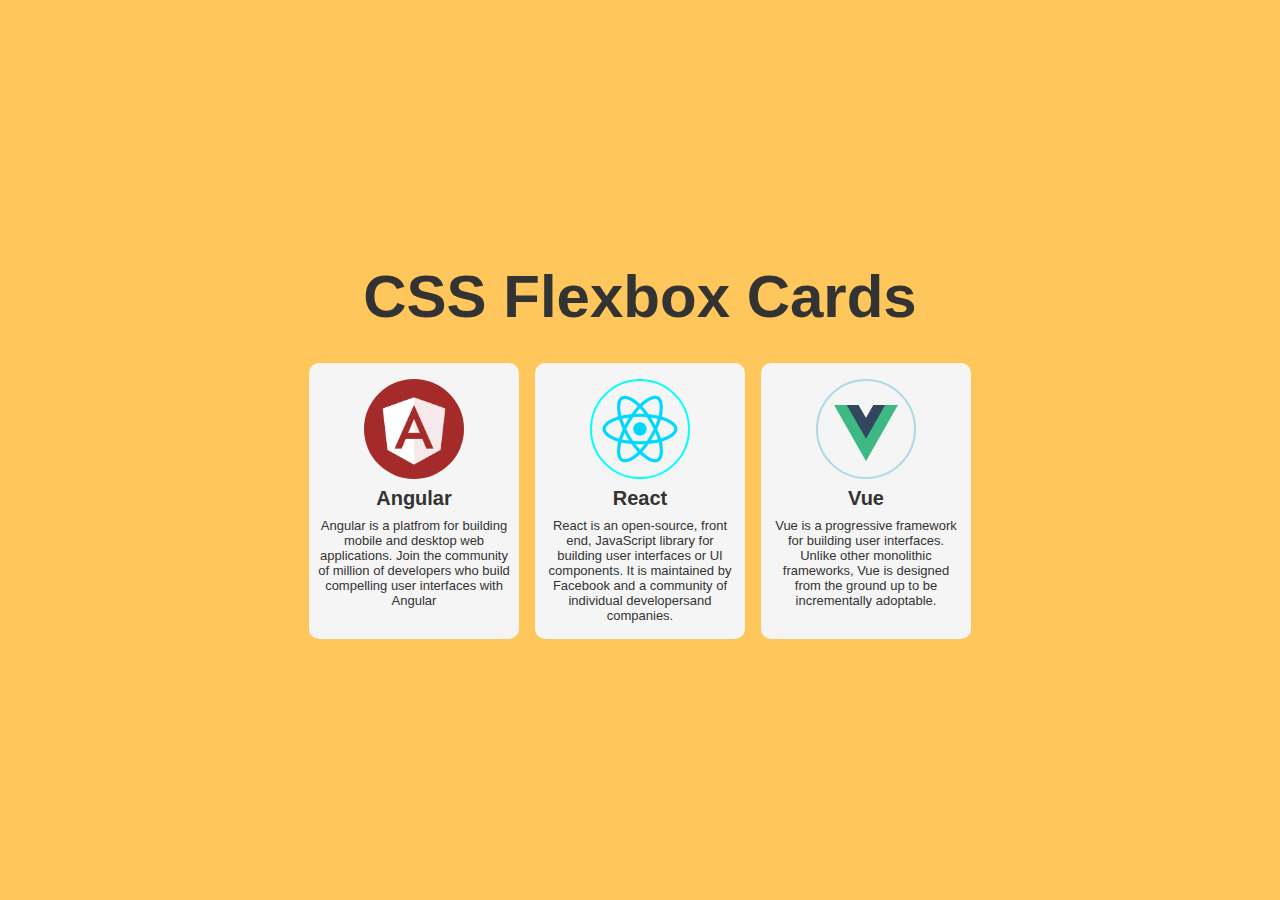
<file: Cards/index.html>
<!DOCTYPE html>
<html lang="en">
  <head>
    <meta charset="UTF-8" />
    <meta name="viewport" content="width=device-width, initial-scale=1.0" />
    <meta name="author" content="Kibaya Muhia" />
    <meta name="description" content="Cards built with Grid Layout" />

    <link rel="stylesheet" href="./style.css" />
    <title>Cards</title>
  </head>
  <body>
    <h1>CSS Flexbox Cards</h1>
    <div class="small-grid">
      <div class="card">
        <img src="./img/angular_logo.png" alt="angular icon" />

        <div class="text">
          <p class="title">Angular</p>
        <p class="description">
          Angular is a platfrom for building mobile and desktop web
          applications. Join the community of million of developers who build
          compelling user interfaces with Angular
        </p>
        </div>
      </div>
      <div class="card">
        <img src="./img/react_logo.png" alt="react logo" />

        <div class="text">
          <p class="title">React</p>
        <p class="description">
          React is an open-source, front end, JavaScript library for building
          user interfaces or UI components. It is maintained by Facebook and a
          community of individual developersand companies.
        </p>
        </div>
      </div>
      <div class="card">
        <div class="try">
          <img src="./img/vue_logo.png" alt="vue logo" />
        </div>

        <div class="text">
          <p class="title">Vue</p>
        <p class="description">
          Vue is a progressive framework for building user interfaces. Unlike
          other monolithic frameworks, Vue is designed from the ground up to be
          incrementally adoptable.
        </p>
        </div>
      </div>
    </div>
  </body>
</html>
</file>
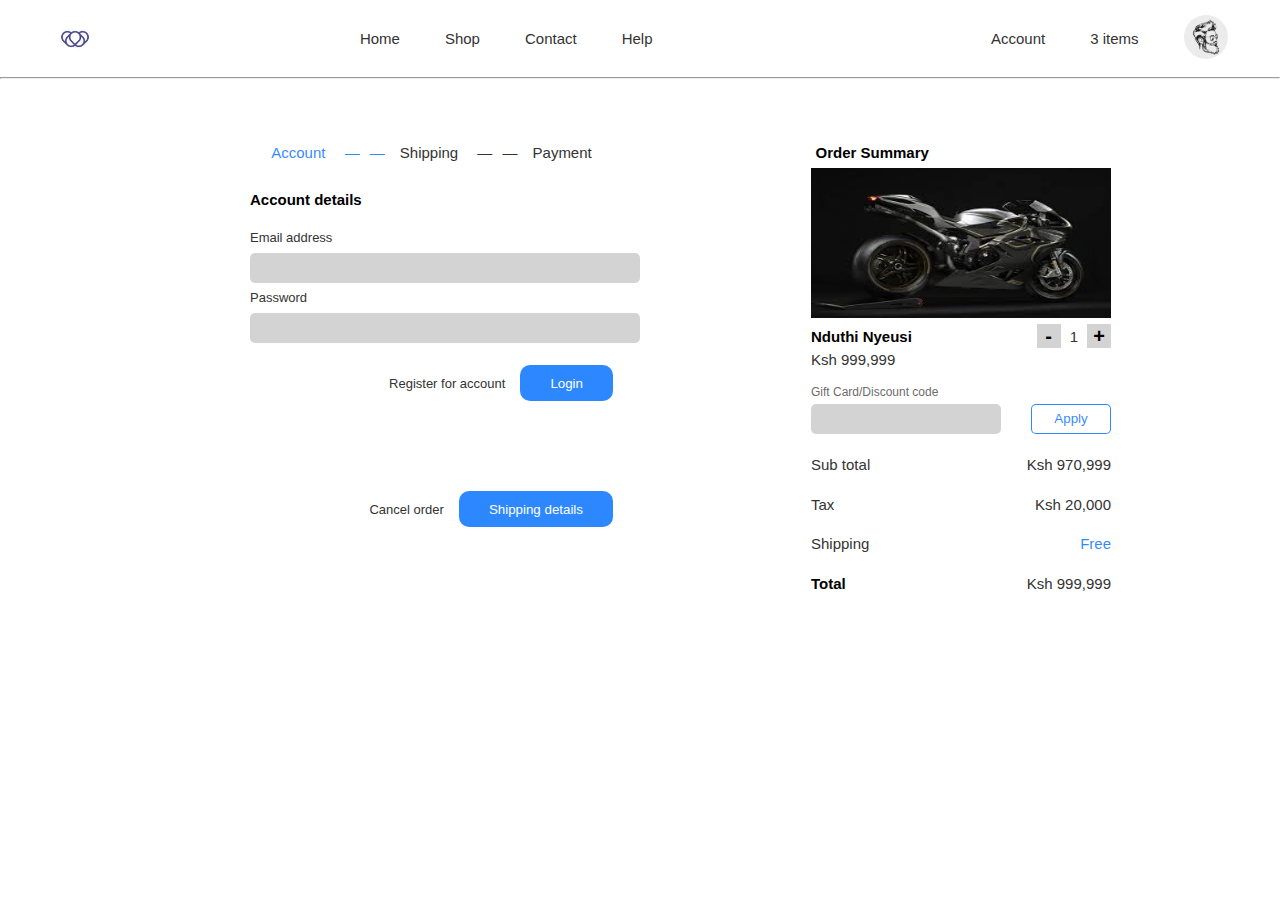
<file: CheckOut/index.html>
<!DOCTYPE html>
<html lang="en">
  <head>
    <meta charset="UTF-8" />
    <meta name="viewport" content="width=device-width, initial-scale=1.0" />
    <meta name="author" content="Kibaya Muhia" />
    <meta name="description" content="Checkout page - Accounts Tab" />

    <link rel="icon" href="./img/logo.png" type="image/png" />
    <link rel="stylesheet" href="https://cdnjs.cloudflare.com/ajax/libs/font-awesome/6.4.2/css/all.min.css" integrity="sha512-z3gLpd7yknf1YoNbCzqRKc4qyor8gaKU1qmn+CShxbuBusANI9QpRohGBreCFkKxLhei6S9CQXFEbbKuqLg0DA==" crossorigin="anonymous" referrerpolicy="no-referrer" />
    <link rel="stylesheet" href="./style.css" />
    <title>Account</title>
  </head>
  <body>
    <header>
      <nav>
        <img src="./img/logo.png" alt="our logo" />
        <div class="pages">
          <ul>
            <li><a href="#">Home</a></li>
            <li><a href="#">Shop</a></li>
            <li><a href="#">Contact</a></li>
            <li><a href="#">Help</a></li>
          </ul>
        </div>
        <div class="user">
          <ul>
            <li>
              <a href="#">Account <i class="fa fa-angle-down"></i></a>
            </li>
            <li>
              <a href="#"><i class="fa fa-lock"></i> 3 items</a>
            </li>
            <li>
              <a href="#"><img src="./img/profile.jpeg" alt="user image" /></a>
            </li>
          </ul>
        </div>
      </nav>
    </header>
    <hr />
    <main>
      <div class="container">
        <div class="account">
          <div class="progress">
            <ul>
              <li>
                <a href="#"
                  >Account
                  <span class="space-outer"
                    >&mdash;
                    <span class="space"
                      ><i class="fa fa-circle-check progress-check"></i
                    ></span>
                    &mdash;</span
                  ></a
                >
              </li>
              <li>
                <a href="#">
                  Shipping
                  <span class="space-outer"
                    >&mdash;
                    <span class="space"
                      ><i class="fa fa-circle-check progress-check"></i
                    ></span>
                    &mdash;</span
                  ></a
                >
              </li>
              <li><a href="#"></a> Payment</li>
            </ul>
          </div>
          <div class="details">
            <p style="margin-bottom: 1.5rem" class="dark">Account details</p>
            <form action="#">
              <div class="email">
                <label for="email">Email address</label><br />
                <input type="email" name="email" id="email" />
                <i class="fa fa-circle-check check"></i>
              </div>
              <br />
              <div class="password">
                <label for="password">Password</label><br />
                <input type="password" name="password" id="password" />
                <i class="fa fa-circle-check check"></i><br />
              </div>
            </form>

            <div class="register">
              <p>Register for account</p>
              <button>Login</button>
            </div>
            <div class="next">
              <p>Cancel order</p>
              <button>Shipping details</button>
            </div>
          </div>
        </div>
        <div class="summary">
          <p style="margin: 0.3rem 0.3rem 0" class="dark">Order Summary</p>
          <img src="./img/bike.jpeg" alt="sports bike image" />
          <div style="margin: 0.2rem 0" class="gap">
            <p class="dark">Nduthi Nyeusi</p>
            <div class="freq">
              <button>-</button>
              <p>1</p>
              <button>+</button>
            </div>
          </div>
          <p>Ksh 999,999</p>
          <br />
          <p style="font-size: 12px; color: #6e6c6c">Gift Card/Discount code</p>
          <div style="margin-top: 0.3rem" class="gap">
            <input type="text" name="code" id="code" />
            <input type="button" value="Apply" class="apply" />
          </div>
          <div class="gap">
            <p>Sub total</p>
            <p>Ksh 970,999</p>
          </div>
          <div class="gap">
            <p>Tax</p>
            <p>Ksh 20,000</p>
          </div>
          <div class="gap">
            <p>Shipping</p>
            <p style="color: rgba(0, 110, 255, 0.822)">Free</p>
          </div>
          <div class="gap">
            <p class="dark">Total</p>
            <p>Ksh 999,999</p>
          </div>
        </div>
      </div>
    </main>
  </body>
</html>
</file>
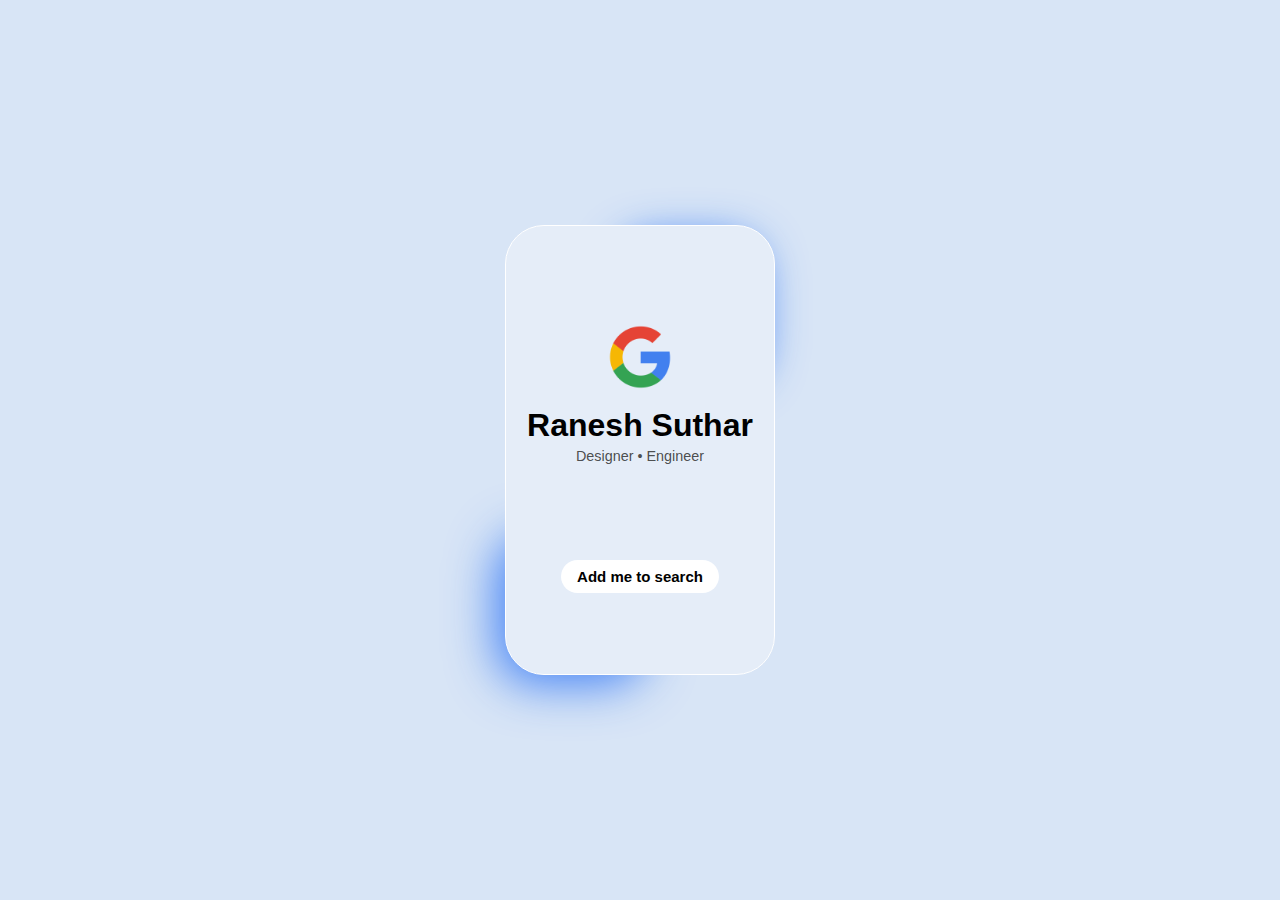
<file: Mini Google/index.html>
<!DOCTYPE html>
<html lang="en">
  <head>
    <meta charset="UTF-8" />
    <meta name="viewport" content="width=device-width, initial-scale=1.0" />
    <meta name="author" content="Kibaya Muhia" />
    <meta name="description" content="Google Card built with FlexBox" />

    <link rel="stylesheet" href="./style.css" />
    <link
      rel="stylesheet"
      href="https://cdnjs.cloudflare.com/ajax/libs/font-awesome/6.4.2/css/all.min.css"
      integrity="sha512-z3gLpd7yknf1YoNbCzqRKc4qyor8gaKU1qmn+CShxbuBusANI9QpRohGBreCFkKxLhei6S9CQXFEbbKuqLg0DA=="
      crossorigin="anonymous"
      referrerpolicy="no-referrer"
    />
    <!-- <link rel="stylesheet" href="./font_awesome/css/all.min.css" /> -->
    <link rel="icon" href="./img/google_icon.png" type="image/png" />
    <title>Google Mini App</title>
  </head>
  <body>
    <div class="card">
      <div class="shadow one"></div>
      <div class="shadow two"></div>
      <img src="./img/google_icon.png" alt="google icon" />
      <p class="name">Ranesh Suthar</p>
      <p class="role">Designer &bull; Engineer</p>
      <div class="social">
        <a href="#"><i class="fab fa-facebook-f facebook"></i></a>
        <a href="#"><i class="fab fa-twitter twitter"></i></a>
        <a href="#"><i class="fab fa-instagram insta"></i></a>
      </div>
      <button>Add me to search</button>
    </div>
  </body>
</html>
</file>
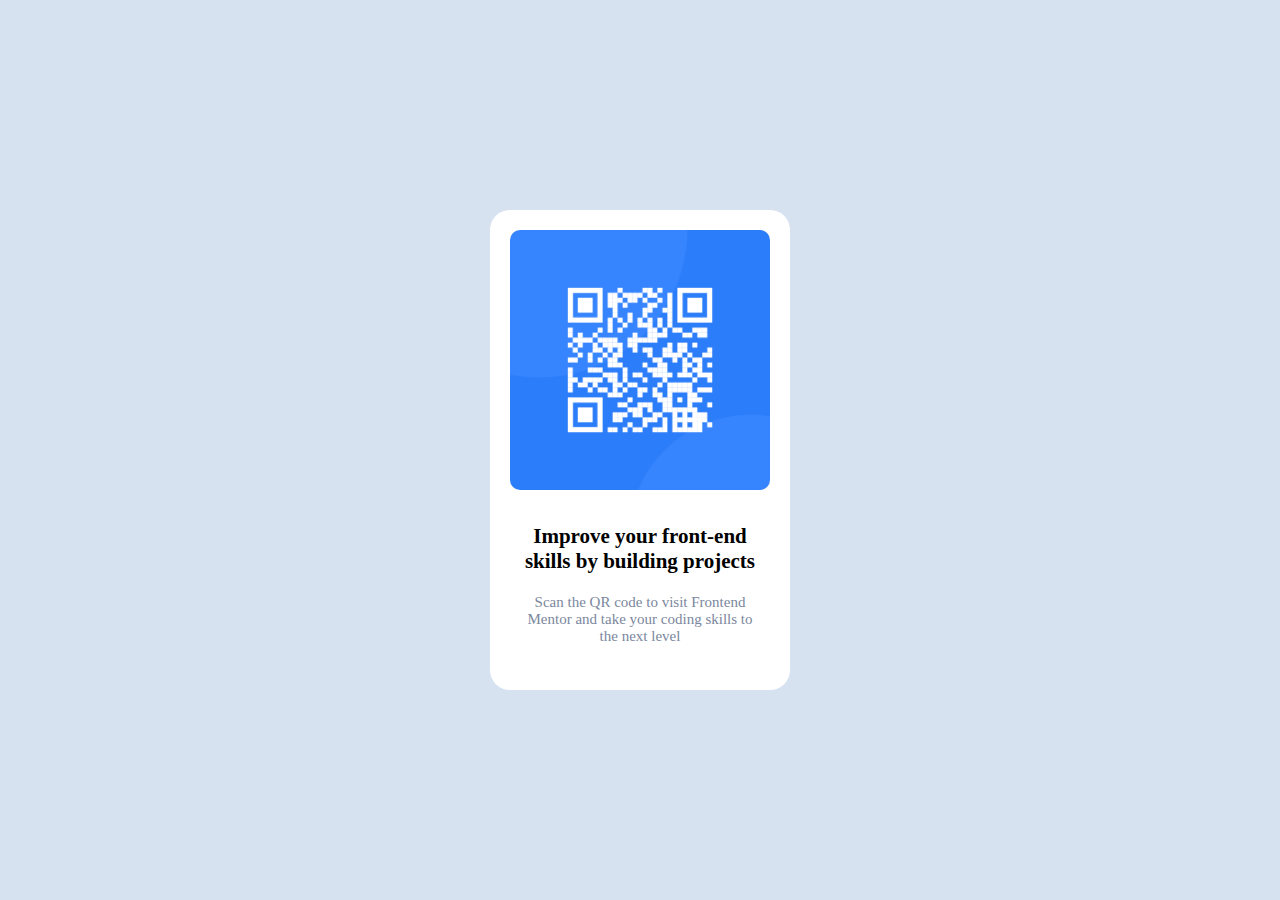
<file: QR Code Component/index.html>
<!DOCTYPE html>
<html lang="en">
  <head>
    <meta charset="UTF-8" />
    <meta name="viewport" content="width=device-width, initial-scale=1.0" />
    <meta name="author" content="Kibaya Muhia" />
    <meta name="description" content="QR Code Component Creation" />
    <link rel="stylesheet" href="style.css" />
    <link rel="icon" href="./img/favicon-32x32.png" type="image/x-icon" />
    <title>QR Code Component</title>
  </head>
  <body>
    <div class="card">
      <img src="./img/image-qr-code.png" alt="QR Code" />
      <div class="text">
        <p class="heading">
          Improve your front-end skills by building projects
        </p>
        <p class="description">
          Scan the QR code to visit Frontend Mentor and take your coding skills
          to the next level
        </p>
      </div>
    </div>
  </body>
</html>
</file>
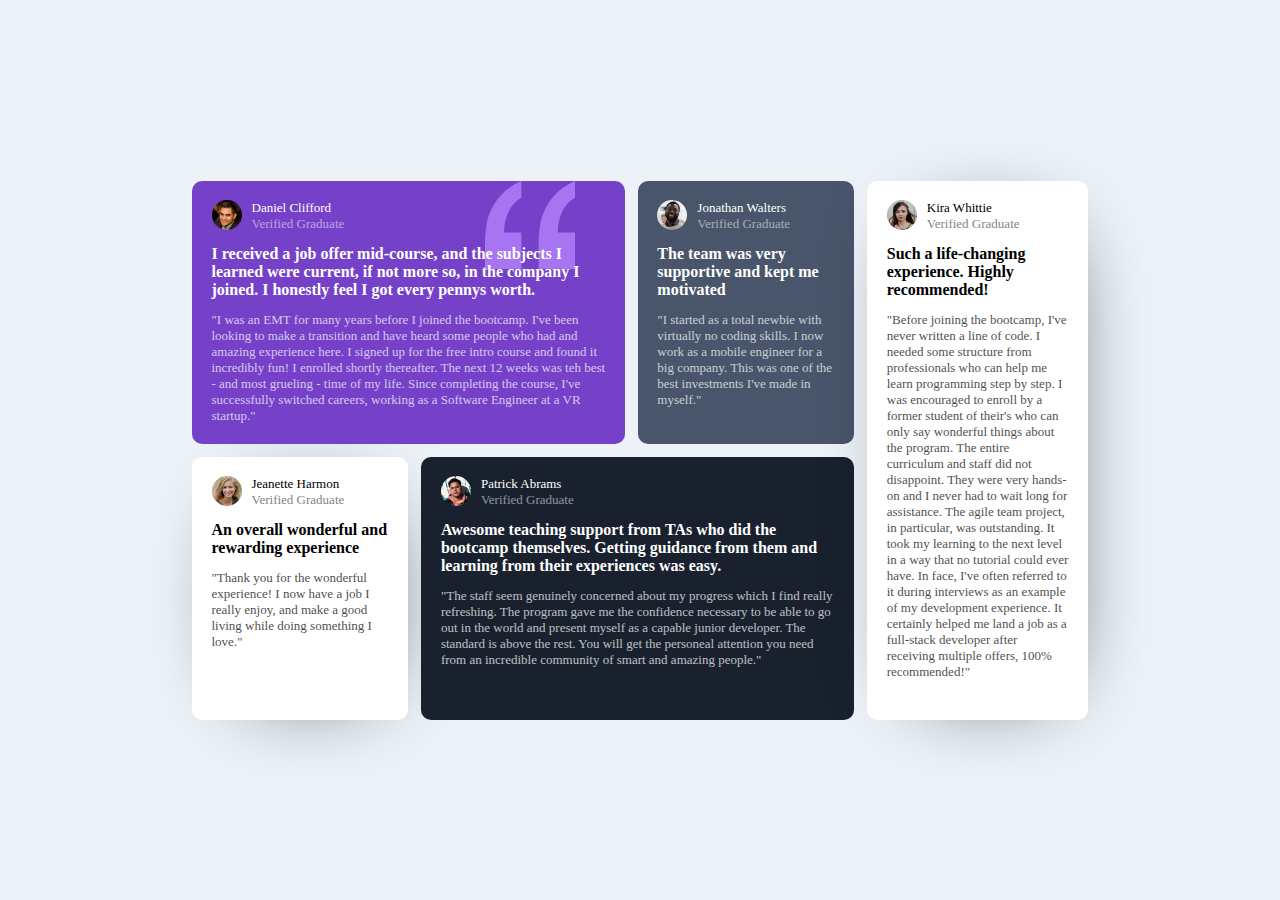
<file: Testimonials/index.html>
<!DOCTYPE html>
<html lang="en">
  <head>
    <meta charset="UTF-8" />
    <meta name="viewport" content="width=device-width, initial-scale=1.0" />
    <meta name="author" content="Kibaya Muhia" />
    <meta name="description" content="Testimonials Magazine" />

    <link rel="icon" href="./img/favicon-32x32.png" type="image/png" />

    <link rel="stylesheet" href="./style.css" />
    <title>Testimonials</title>
  </head>
  <body>
    <div class="outer-grid">
      <div class="column-div-1">
        <div class="row-div-1">
          <div class="daniel box">
            <img class="quotations"
              src="./img/bg-pattern-quotation.svg"
              alt="opening quotations mark"
            />
            <div class="user">
              <img src="./img/image-daniel.jpg" alt="testimonial one" />
              <div>
                <p class="name">Daniel Clifford</p>
                <p class="title">Verified Graduate</p>
              </div>
            </div>
            <p class="quote">
              I received a job offer mid-course, and the subjects I learned were
              current, if not more so, in the company I joined. I honestly feel
              I got every pennys worth.
            </p>
            <p class="review">
              "I was an EMT for many years before I joined the bootcamp. I've
              been looking to make a transition and have heard some people who
              had and amazing experience here. I signed up for the free intro
              course and found it incredibly fun! I enrolled shortly thereafter.
              The next 12 weeks was teh best - and most grueling - time of my
              life. Since completing the course, I've successfully switched
              careers, working as a Software Engineer at a VR startup."
            </p>
          </div>

          <div class="jonathan box">
            <div class="user">
              <img src="./img/image-jonathan.jpg" alt="testimonial two" />
              <div>
                <p class="name">Jonathan Walters</p>
                <p class="title">Verified Graduate</p>
              </div>
            </div>
            <p class="quote">
              The team was very supportive and kept me motivated
            </p>
            <p class="review">
              "I started as a total newbie with virtually no coding skills. I
              now work as a mobile engineer for a big company. This was one of
              the best investments I've made in myself."
            </p>
          </div>
        </div>
        <div class="row-div-2">
          <div class="jeanette box">
            <div class="user">
              <img src="./img/image-jeanette.jpg" alt="testimonial three" />
              <div>
                <p class="name">Jeanette Harmon</p>
                <p class="title">Verified Graduate</p>
              </div>
            </div>
            <p class="quote">An overall wonderful and rewarding experience</p>
            <p class="review">
              "Thank you for the wonderful experience! I now have a job I really
              enjoy, and make a good living while doing something I love."
            </p>
          </div>
          <div class="patrick box">
            <div class="user">
              <img src="./img/image-patrick.jpg" alt="testimonial four" />
              <div>
                <p class="name">Patrick Abrams</p>
                <p class="title">Verified Graduate</p>
              </div>
            </div>
            <p class="quote">
              Awesome teaching support from TAs who did the bootcamp themselves.
              Getting guidance from them and learning from their experiences was
              easy.
            </p>
            <p class="review">
              "The staff seem genuinely concerned about my progress which I find
              really refreshing. The program gave me the confidence necessary to
              be able to go out in the world and present myself as a capable
              junior developer. The standard is above the rest. You will get the
              personeal attention you need from an incredible community of smart
              and amazing people."
            </p>
          </div>
        </div>
      </div>
      <div class="column-div-2 kira box">
        <div class="user">
          <img src="./img/image-kira.jpg" alt="testimonial five" />
          <div>
            <p class="name">Kira Whittie</p>
            <p class="title">Verified Graduate</p>
          </div>
        </div>
        <p class="quote">
          Such a life-changing experience. Highly recommended!
        </p>
        <p class="review">
          "Before joining the bootcamp, I've never written a line of code. I
          needed some structure from professionals who can help me learn
          programming step by step. I was encouraged to enroll by a former
          student of their's who can only say wonderful things about the
          program. The entire curriculum and staff did not disappoint. They were
          very hands-on and I never had to wait long for assistance. The agile
          team project, in particular, was outstanding. It took my learning to
          the next level in a way that no tutorial could ever have. In face,
          I've often referred to it during interviews as an example of my
          development experience. It certainly helped me land a job as a
          full-stack developer after receiving multiple offers, 100%
          recommended!"
        </p>
      </div>
    </div>
  </body>
</html>
</file>
<file: Cards/style.css>
* {
  margin: 0px;
  padding: 0px;
  box-sizing: border-box;
}

html {
  font-family: "Roboto", sans-serif;
  color: #333;
}

body {
  display: grid;
  place-content: center;
  row-gap: 2rem;
  background-color: rgba(255, 166, 0, 0.644);
  text-align: center;
  width: 100vw;
  height: 100vh;
}

h1 {
  font-size: 60px;
  font-weight: 900;
}

img {
  width: 100px;
  height: 100px;
  border-radius: 50%;
  padding: 0.5rem;
  margin-bottom: 0.5rem;
}

.small-grid {
  display: grid;
  grid-template-columns: repeat(3, 210px);
  place-content: center;
  column-gap: 1rem;
}

.card {
  background-color: whitesmoke;
  border-radius: 10px;
  display: grid;
  justify-items: center;
  align-content: start;
  padding: 1rem 0.5rem;
}

.card:first-child img {
  background-color: brown;
}

.card:nth-child(2) img {
  border: 2px solid cyan;
}

.card:last-child img {
  border-radius: 0%;
  padding: 1.5rem 0.5rem 0;
  width: 80px;
  height: 80px;
}

.try {
  width: 100px;
  height: 100px;
  border: 2px solid lightblue;
  border-radius: 50%;
  margin-bottom: .5rem;
}

.title {
  font-size: 20px;
  font-weight: 700;
  margin-bottom: .5rem;
}

.description {
    font-size: 13px;
}
</file>
<file: CheckOut/style.css>
/*  ----------  CSS RESET---------- */
* {
  margin: 0px;
  padding: 0px;
  box-sizing: border-box;
}

html {
  font-family: "inter", sans-serif;
  font-size: 15px;
  color: #333;
}

header {
  margin: 1rem 3.5rem 1rem;
}

hr {
  margin-bottom: 4rem;
}

nav,
ul,
.account,
.container,
.register,
.next,
.gap,
.freq {
  justify-content: center;
  display: flex;
}

nav {
  justify-content: space-between;
  align-items: center;
}

nav img {
  width: 44px;
}

nav ul {
  align-items: center;
  column-gap: 3rem;
}

.user {
  margin-left: 5rem;
}

.user ul li:last-child img {
  width: 44px;
  height: auto;
  border-radius: 50%;
}

.container {
  align-items: flex-start;
  column-gap: 117px;
}

.account,
.summary {
  flex-direction: column;
}

.account {
  width: 35rem;
  height: auto;
}

.details {
  padding: 0 5.4rem;
}

.summary {
  width: 20rem;
  height: auto;
}

.progress {
  margin-block: 0.3rem 2rem;
}

.progress ul li:first-child {
  color: rgba(0, 110, 255, 0.822);
}

.email,
.password {
  display: inline-block;
  position: relative;
  font-size: 13px;
}

#email,
#password {
  margin: 0.5rem 0;
}

input {
  width: 390px;
  height: 30px;
  background-color: lightgray;
  border: none;
  border-radius: 5px;
}

.register,
.next {
  justify-content: flex-end;
  font-size: 13px;
  align-items: center;
  margin: 1rem 0 6rem;
}

.account button {
  border: none;
  margin-left: 1rem;
  padding: 0.7rem 2rem;
  border-radius: 10px;
  background-color: rgba(0, 110, 255, 0.822);
  color: white;
}

.summary img {
  margin-top: 0.5rem;
  width: 100%;
  height: 150px;
}

.gap {
  justify-content: space-between;
  align-items: center;
  margin: 1.5rem 0;
}

.summary button {
  background-color: lightgray;
  border: none;
  width: 24px;
  height: 24px;
  font-size: 20px;
  font-weight: 700;
  display: flex;
  align-items: center;
  justify-content: center;
}

.freq {
  align-items: center;
  column-gap: 0.6rem;
}

.apply {
  border: rgba(0, 110, 255, 0.822) 1px solid;
  color: rgba(0, 110, 255, 0.822);
  background-color: white;
  width: 80px;
}

#code {
  width: 190px;
}

/*  ----------  UTILITIES  ---------- */
li {
  list-style: none;
}

a {
  color: inherit;
  text-decoration: none;
}

.space {
  margin-inline: 0.2rem;
}

.space-outer {
  margin-inline: 1rem;
}

.progress-check {
  color: black;
}

.check {
  position: absolute;
  bottom: 16px;
  right: 10px;
}

.dark {
  color: black;
  font-weight: 600;
}

button:hover, .apply:hover {
  cursor: pointer;
}
</file>
<file: Mini Google/style.css>
/* ----------   CSS RESET   ---------- */
* {
  margin: 0px;
  padding: 0px;
  box-sizing: border-box;
}

html {
  font-family: sans-serif;
}

body {
  display: flex;
  justify-content: center;
  align-items: center;
  height: 100vh;
  background-color: #d8e5f6;
}

.card {
  display: flex;
  justify-content: center;
  align-items: center;
  flex-direction: column;
  width: 270px;
  height: 450px;
  border-radius: 39px;
  background-color: #e5edf8;
  position: relative;
  border: 1px solid white;
}

img {
  width: 100px;
  height: auto;
}

.name {
  font-size: 2em;
  font-weight: 600;
}

.role {
  margin-top: 0.3rem;
  color: #333333de;
  font-size: 0.9em;
  margin-bottom: 2rem;
}

.facebook,
.twitter {
  color: #285aeb;
}

.insta {
  color: transparent;
  background: radial-gradient(
    circle at 30% 107%,
    #fdf497 0%,
    #fdf497 5%,
    #fd5949 45%,
    #d6249f 60%,
    #285aeb 90%
  );
  background-clip: text;
}

.social {
  display: flex;
  column-gap: 30px;
  margin-bottom: 4rem;
}

button {
  background-color: white;
  border: none;
  font-weight: 700;
  font-size: 15px;
  padding: 0.5rem 1rem;
  border-radius: 25px;
}

button:hover {
  cursor: pointer;
}

.shadow {
  width: 150px;
  height: 150px;
  position: absolute;
  z-index: -1;
  border-radius: 40px;
}

.two {
  bottom: 0px;
  left: 0px;
  box-shadow: -10px 10px 48px rgba(29, 105, 245, 0.801);
}

.one {
  top: 0px;
  right: 0px;
  box-shadow: -10px 10px 40px rgba(29, 105, 245, 0.801);
}
</file>
<file: QR Code Component/style.css>
/* ----------CSS RESET----------*/
* {
    margin: 0px;
    padding: 0px;
    box-sizing: border-box;
}

body {
    background-color: hsl(212, 45%, 89%);
    display: flex;
    justify-content: center;
    align-items: center;
    height: 100vh;
}

.card {
    width: 300px;
    background-color: white;
    text-align: center;
    border-radius: 20px;
    padding: 20px;
    height: 480px;
}

img {
    width: 260px;
    height: auto;
    border-radius: 10px;
    margin-bottom: 30px;
}

.text {
    padding: 0px 10px;
}

.heading {
    font-size: 21px;
    font-weight: 700;
    margin-bottom: 20px;
}

.description {
    color: hsl(220, 15%, 55%);
    font-weight: 400;
    font-size: 15px;
}
</file>
<file: Testimonials/style.css>
/*  ----------  CSS RESET   ----------  */
* {
  margin: 0px;
  padding: 0px;
  box-sizing: border-box;
}

html {
  color: white;
  font-size: 13px;
}

body {
  background-color: hsl(210, 46%, 95%);
  height: 100vh;
  display: grid;
  place-items: center;
}

.outer-grid {
  display: grid;
  grid-template-columns: 3fr 1fr;
  column-gap: 1rem;
  border: none;
  width: 70%;
}

.column-div-1 {
  display: grid;
  grid-template-rows: 1fr 1fr;
  row-gap: 1rem;
}

.row-div-1 {
  display: grid;
  grid-template-columns: 2fr 1fr;
  column-gap: 1rem;
}

.row-div-2 {
  display: grid;
  grid-template-columns: 1fr 2fr;
  column-gap: 1rem;
}

.box {
  border-radius: 10px;
  padding: 1.5rem;
}

.user {
  display: grid;
  grid-template-columns: 40px 1fr;
}

img {
  width: 30px;
  border-radius: 50%;
}

.daniel {
  background-color: hsl(263, 55%, 52%);
  position: relative;
}

.quotations {
  position: absolute;
  width: 90px;
  right: 50px;
  top: 0;
  border-radius: 0;
}

.jonathan {
  background-color: hsl(217, 19%, 35%);
}

.jeanette,
.kira {
  background-color: white;
  color: black;
  box-shadow: 10px 10px 90px -50px black;
}

.patrick {
  background-color: hsl(219, 29%, 14%);
}

.title {
  opacity: 50%;
}

.quote {
  font-size: 16px;
  font-weight: 700;
  margin: 1rem 0;
  position: relative;
  z-index: 23;
}

.review {
  opacity: 70%;
}

@media screen and (max-width: 425px) {
  .outer-grid {
    width: 90%;
    grid-template-columns: 1fr;
    row-gap: 1rem;
  }

  .column-div-1 {
    grid-template-rows: 1fr;
  }
  .row-div-1,
  .row-div-2 {
    grid-template-columns: 1fr;
    row-gap: 1rem;
  }
}

@media screen and (max-width: 1030px) {
  .outer-grid {
    width: 90%;
  }
}
</file>
